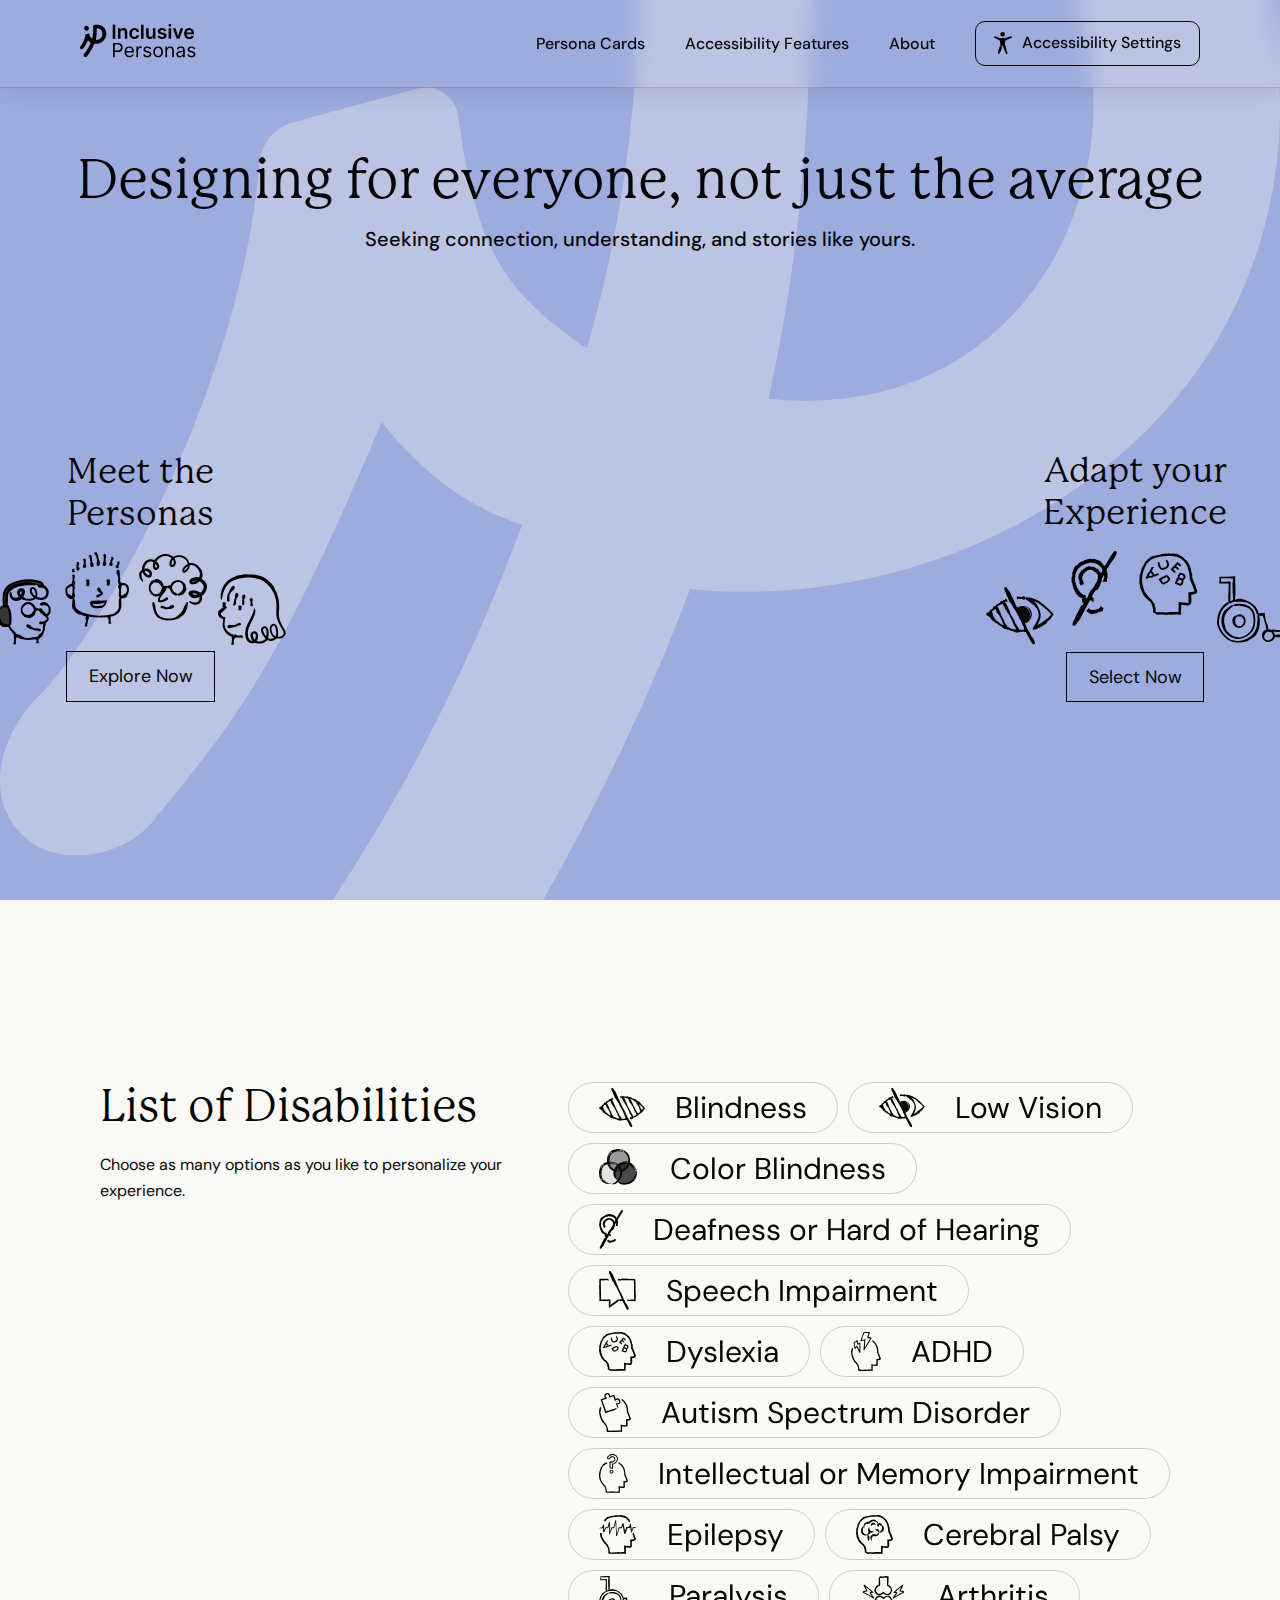
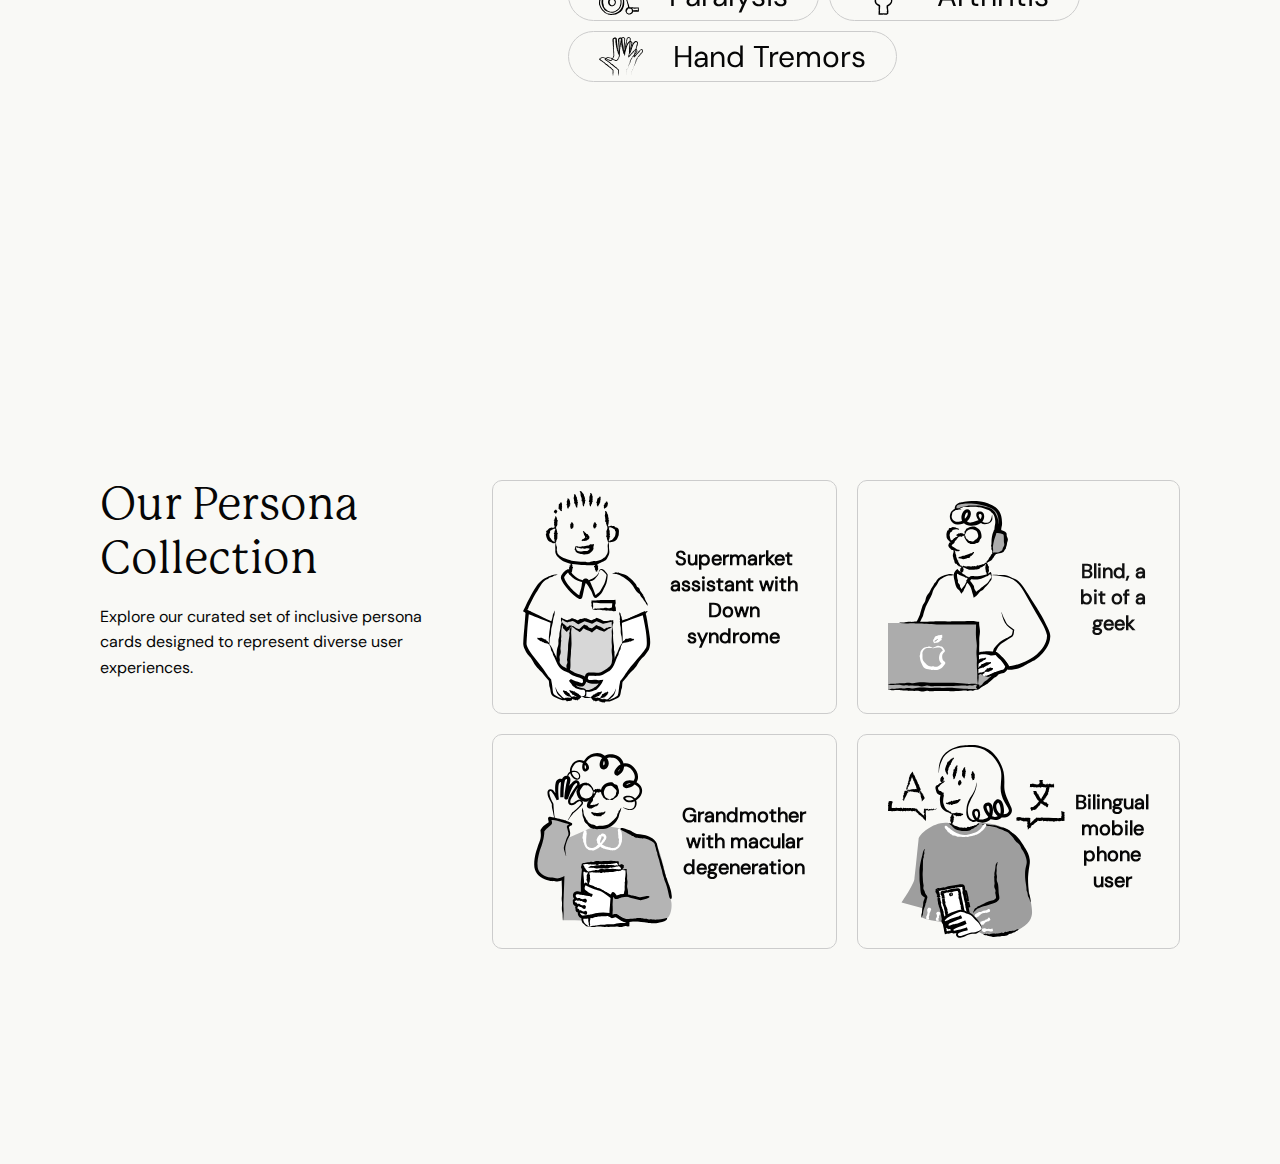
<file: index.html>
<!DOCTYPE html>
<html lang="en">

<head>
  <meta charset="UTF-8" />
  <meta name="viewport" content="width=device-width, initial-scale=1.0" />
  <title>My Organized Homepage</title>
  <link rel="stylesheet" href="fonts.css">
  <link rel="stylesheet" href="style.css" />
</head>

<body>
  <header>
    <a href="index.html#homepage" class="logo">
      <img src="images/logo.svg" alt="My Website Logo" />
    </a>
    <nav>
      <ul>
        <li><a href="#persona-cards">Persona Cards</a></li>
        <li><a href="#options">Accessibility Features</a></li>
        <li><a href="#about">About</a></li>
        <li class="nav-last">
          <a href="#accessibility-settings">
            <img src="images/accessibility.svg" alt="" aria-hidden="true" />
            Accessibility Settings
          </a>
        </li>
      </ul>
    </nav>
  </header>

  <div id="accessibility-popup" class="accessibility-dropdown">
    <div class="dropdown-content">

      <div class="setting-group">
        <label for="text-size-control"><strong>Text Size</strong></label>
        <div class="text-size-controls">
          <button id="decrease-text" aria-label="Decrease text size">-</button>
          <span id="current-size">100%</span>
          <button id="increase-text" aria-label="Increase text size">+</button>
        </div>
        <div class="setting-group">
          <label><strong>High Contrast Mode</strong></label>
          <button id="toggle-contrast" aria-pressed="false">Enable</button>
        </div>
      </div>
    </div>
  </div>

  <main>
    <section class="area area1" id="homepage">
      <div class="image-container">
        <img src="images/ip.svg" alt="" aria-hidden="true" />
      </div>

      <div class="text-container">
        <div class="text-block">
          <h1>Designing for everyone, not just the average</h1>
          <p class="subTitle">Seeking connection, understanding, and stories like yours.</p>
        </div>

        <div class="info-wrapper">
          <div class="info-block">
            <h3>Meet the Personas</h3>
            <img src="images/personas.svg" alt="Illustration of multiple user personas" />
            <a href="#persona-cards"><span class="buttonAbout">Explore Now</span></a>
          </div>

          <div class="info-block">
            <h3>Adapt your Experience</h3>
            <img src="images/abilities.svg" alt="Illustration of possible selected abilities" />
            <a href="#options"><span class="buttonAbout">Select Now</span></a>
          </div>
        </div>
      </div>
    </section>

    <section class="area area3" id="options">
      <div class="content-wrapper">
        <div class="text-block2">
          <h2>List of Disabilities</h2>
          <p>Choose as many options as you like to personalize your experience.</p>
        </div>

        <div class="grid-container area3-grid">
          <div class="grid-item" tabindex="0">
            <img src="images/blindness.svg" alt="" aria-hidden="true" />Blindness
          </div>
          <div class="grid-item"tabindex="0">
            <img src="images/vision.svg" alt="" aria-hidden="true" />Low Vision
          </div>
          <div class="grid-item"tabindex="0">
            <img src="images/color.svg" alt="" aria-hidden="true" />Color Blindness
          </div>
          <div class="grid-item"tabindex="0">
            <img src="images/deafness.svg" alt="" aria-hidden="true" />Deafness or Hard of Hearing
          </div>
          <div class="grid-item"tabindex="0">
            <img src="images/speech.svg" alt="" aria-hidden="true" />Speech Impairment
          </div>
          <div class="grid-item"tabindex="0">
            <img src="images/dyslexia.svg" alt="" aria-hidden="true" />Dyslexia
          </div>
          <div class="grid-item" tabindex="0">
            <img src="images/adhd.svg" alt="" aria-hidden="true" />ADHD
          </div>
          <div class="grid-item" tabindex="0">
            <img src="images/autism.svg" alt="" aria-hidden="true" />Autism Spectrum Disorder
          </div>
          <div class="grid-item" tabindex="0">
            <img src="images/memory.svg" alt="" aria-hidden="true" />Intellectual or Memory Impairment
          </div>
          <div class="grid-item" tabindex="0">
            <img src="images/epilepsy.svg" alt="" aria-hidden="true" />Epilepsy
          </div>
          <div class="grid-item" tabindex="0">
            <img src="images/cerebral.svg" alt="" aria-hidden="true" />Cerebral Palsy
          </div>
          <div class="grid-item" tabindex="0">
            <img src="images/paralysis.svg" alt="" aria-hidden="true" />Paralysis
          </div>
          <div class="grid-item" tabindex="0">
            <img src="images/arthritis.svg" alt="" aria-hidden="true" />Arthritis
          </div>
          <div class="grid-item" tabindex="0">
            <img src="images/hand.svg" alt="" aria-hidden="true" />Hand Tremors
          </div>
        </div>
      </div>
    </section>

    <section class="area area2" id="persona-cards">
      <div class="content-wrapper">
        <div class="text-block2">
          <h2>Our Persona Collection</h2>
          <p>Explore our curated set of inclusive persona cards designed to represent diverse user experiences.</p>
        </div>

        <div class="grid-container">
          <div class="grid-item" tabindex="0">
            <img src="images/persona1.svg" alt="Illustration of a boy, holding a bag and he is a supermarket assistant with Down syndrome" />
            <h4>Supermarket assistant with Down syndrome</h4>
          </div>
          <a href="persona.html" class="grid-item" tabindex="0">
            <img src="images/persona2.svg" alt="Illustration of a blind person usinga computer " />
            <h4>Blind, a bit of a geek</h4>
          </a>
          <div class="grid-item" tabindex="0">
            <img src="images/persona3.svg" alt="Illustration of a grandmother holding a book and with macular degeneration" />
            <h4>Grandmother with macular degeneration</h4>
          </div>
          <div class="grid-item" tabindex="0">
            <img src="images/persona4.svg" alt="Illustration of a bilingual woman using her mobile phone" />
            <h4>Bilingual mobile phone user</h4>
          </div>
        </div>
      </div>
    </section>

  </main>

  <script src="script.js"></script>
</body>

</html>
</file>
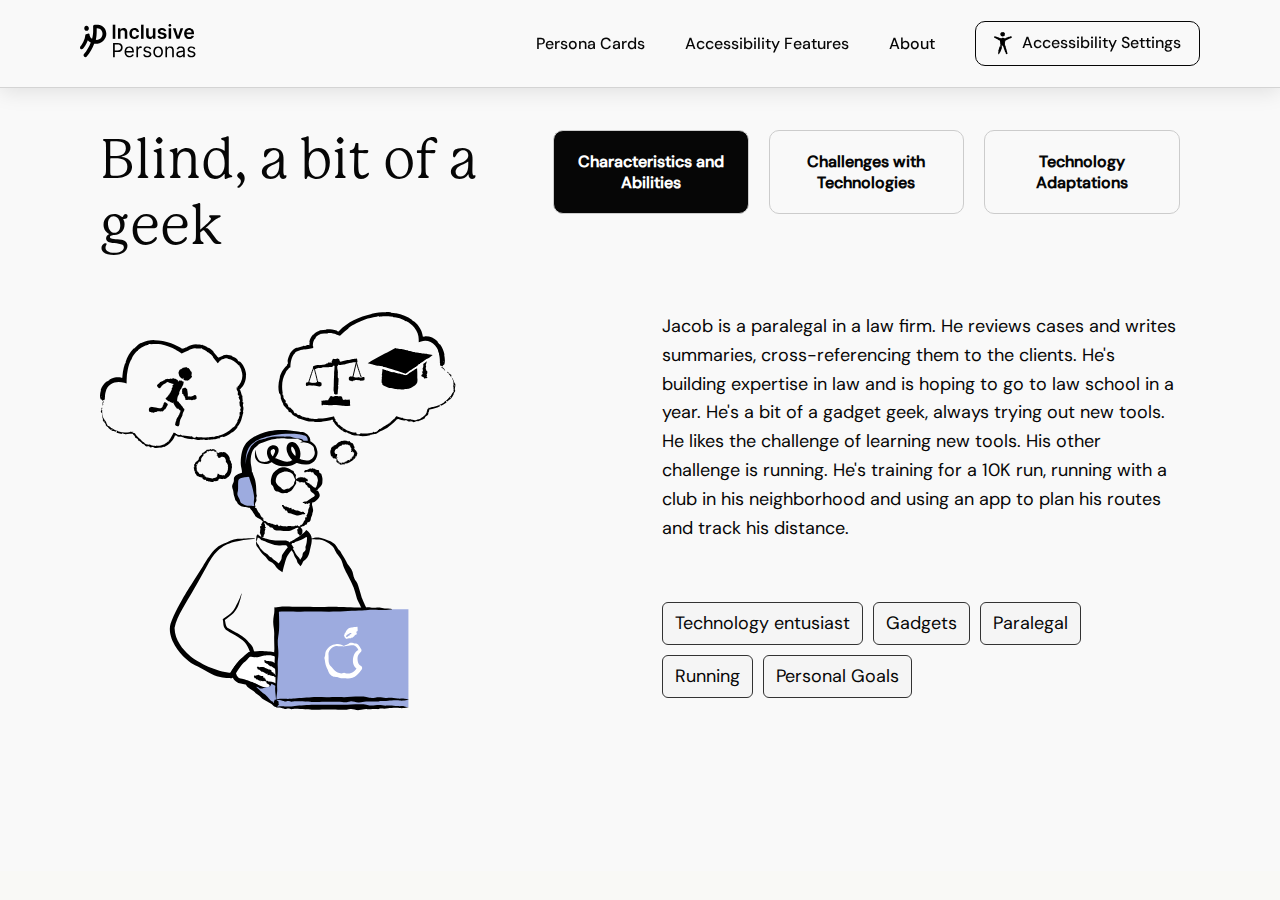
<file: persona.html>
<!DOCTYPE html>
<html lang="en">

<head>
  <meta charset="UTF-8" />
  <meta name="viewport" content="width=device-width, initial-scale=1.0" />
  <title>Persona: Blind, a bit of a geek</title>
  <link rel="stylesheet" href="fonts.css">
  <link rel="stylesheet" href="style.css" />
  <link rel="stylesheet" href="persona.css" />
</head>

<body>
  <header>
    <a href="index.html#homepage" class="logo">
      <img src="images/logo.svg" alt="My Logo" />
    </a>
    <nav>
      <ul>
        <li><a href="index.html#persona-cards">Persona Cards</a></li>
        <li><a href="index.html#options">Accessibility Features</a></li>
        <li><a>About</a></li>
        <li class="nav-last">
          <a href="#accessibility-settings">
            <img src="images/accessibility.svg" alt="" aria-hidden="true" />
            Accessibility Settings
          </a>
        </li>
      </ul>
    </nav>
  </header>

  <div id="accessibility-popup" class="accessibility-dropdown">
    <div class="dropdown-content">

      <div class="setting-group">
        <label for="text-size-control"><strong>Text Size</strong></label>
        <div class="text-size-controls">
          <button id="decrease-text" aria-label="Decrease text size">-</button>
          <span id="current-size">100%</span>
          <button id="increase-text" aria-label="Increase text size">+</button>
        </div>
        <div class="setting-group">
          <label><strong>High Contrast Mode</strong></label>
          <button id="toggle-contrast" aria-pressed="false">Enable</button>
        </div>
      </div>
    </div>
  </div>

  <main>
    <section class="options-section">
      <div class="options-header">
        <h1>Blind, a bit of a geek</h1>
        <div class="options-container">
          <div class="option active" data-target="option1" tabindex="0">
            <h3>Characteristics and Abilities</h3>
          </div>
          <div class="option" data-target="option2" tabindex="0">
            <h3>Challenges with Technologies</h3>
          </div>
          <div class="option" data-target="option3"tabindex="0">
            <h3>Technology Adaptations</h3>
          </div>
        </div>
      </div>

      <div id="option1" class="image-text-container" style="display:flex;">
        <img src="images/geek.svg" alt="Boy that is blind, he is wearing headphones, using his computer and thinking about his future achievements">
        <div class="text-content">
          <p>Jacob is a paralegal in a law firm. He reviews cases and writes summaries, cross-referencing them to the
            clients. He's building expertise in law and is hoping to go to law school in a year.
            He's a bit of a gadget geek, always trying out new tools. He likes the challenge of learning new tools. His
            other challenge is running. He's training for a 10K run, running with a club in his neighborhood and using
            an
            app to plan his routes and track his distance.
          </p>
          <div class="tags">
            <p>Technology entusiast</p>
            <p>Gadgets</p>
            <p>Paralegal</p>
            <p>Running</p>
            <p>Personal Goals</p>
          </div>
        </div>
      </div>
      <div id="option2" class="image-text-container">
        <img src="images/geek2.svg" alt="Computer and mobile phone, exemples of technologies presenting errors">
        <div class="text-content">
          <p>
            As far as Jacob is concerned, it's the technology that's handicapped, not him. When everything is in place,
            he
            can work just as fast and just as effectively as anyone in his office.
          </p>
          <div class="tags">
            <p>Technology</p>
            <p>Productivity</p>
            <p>Efficiency tools</p>
          </div>
        </div>
      </div>
      <div id="option3" class="image-text-container">
        <img src="images/geek3.svg" alt="Two boys and a girl, including the blind boy from the persona card, buying a train ticket in a mobile app">
        <div class="text-content">
          <p>
            The last few years have been a lot of fun with all the new apps, and VoiceOver on his Mac and phone lets him
            use most of them pretty well.
            He's just started to use the iPhone app, Passbook, and uses it to get train tickets and other travel. The
            regional rail system has an app, so he can just pull up the barcode and scan it at the ticket office. No
            fumbling for the right printed card - total independence. Same phone as everyone. Same app as everyone, and
            it
            all just works.
          </p>
          <div class="tags">
            <p>Accessibility</p>
            <p>Assistive technology</p>
            <p>Overcoming barriers</p>
            <p>Idependence</p>
            <p>VoiceOver</p>
            <p>Passbook</p>
          </div>
        </div>
      </div>
    </section>

  </main>
  <script src="script.js"></script>
</body>

</html>
</file>
<file: fonts.css>
@font-face {
  font-family: "Titles";
  src: url("fonts/Mackinac.otf") format("opentype");
  font-weight: 800;
  font-style: normal;
}

@font-face {
  font-family: "Text";
  src: url("fonts/DMSans.ttf") format("truetype");
  font-weight: normal;
  font-style: normal;
}

@font-face {
  font-family: "TextMedium";
  src: url("fonts/DMSans_Medium.ttf") format("truetype");
  font-weight: normal;
  font-style: normal;
}

nav a {
  font-family: "TextMedium", sans-serif;
}

h1 {
  font-family: "Titles", sans-serif;
  font-size: 3.44rem;
}

h2 {
  font-family: "Titles", sans-serif;
  font-size: 2.81rem;
}

.subTitle {
  font-family: "TextMedium", sans-serif;
  font-size: 1.25rem;
}

p {
  font-family: "Text", sans-serif;
  font-size: 1rem;
}

.info-block p {
  font-size: 0.9375rem;
}

h3 {
  font-family: "Titles", sans-serif;
  font-size: 2.1875rem;
}

.option h3 {
  font-family: "TextMedium", sans-serif;
  font-size: 1rem;
}
</file>
<file: style.css>
html {
  scroll-behavior: smooth;
  font-size: 16px;
  font-family: "Text", sans-serif;
}

* {
  margin: 0;
  box-sizing: border-box;
}

body {
  background-color: #f9f9f6;
  color: #060606;
  display: flex;
  flex-direction: column;
  min-height: 100vh;
}

header {
  position: fixed;
  top: 0;
  left: 0;
  right: 0;
  color: #060606;
  padding: 1.3125rem 5rem; /* 21px 80px */
  display: flex;
  justify-content: space-between;
  align-items: center;
  z-index: 1000;
  background: transparent;
  backdrop-filter: blur(0.625rem); /* 10px */
  border-bottom: 0.0625rem solid rgba(0, 0, 0, 0.15); /* 1px */
  box-shadow: 0 0.25rem 1.25rem rgba(0, 0, 0, 0.1); /* 4px 20px */
}

main {
  flex: 1;
  margin-top: 0;
  display: flex;
  flex-direction: column;
  gap: 2rem;
}

.area {
  width: 100%;
  border-radius: 0;
  text-align: center;
  height: 100vh;
}

.area1 {
  position: relative;
  overflow: hidden;
  display: flex;
  justify-content: center;
  background: #9dabdf;
  padding-top: 9.375rem; /* 150px */
}

.area1 .image-container {
  position: absolute;
  inset: 0;
  display: flex;
  align-items: center;
  justify-content: center;
  z-index: 0;
}

.area1 .image-container img {
  width: 100%;
  height: 100%;
  object-fit: cover;
  object-position: center;
}

.area1 .text-container {
  position: relative;
  z-index: 1;
  display: flex;
  flex-direction: column;
  align-items: center;
  text-align: center;
  gap: 12.5rem; /* 200px */
  margin: 0 auto;
}

.text-block {
  display: flex;
  flex-direction: column;
  align-items: center;
  gap: 0.625rem; /* 10px */
}

.info-wrapper {
  display: flex;
  justify-content: center;
  align-items: center;
  gap: 43.75rem; /* 700px */
}

.info-block {
  max-width: 28.125rem; /* 450px */
  display: flex;
  flex-direction: column;
  align-items: center;
  gap: 0.9375rem; /* 15px */
}

.info-block a {
  text-decoration: none;
  padding-top: 0.3125rem; /* 5px */
}

.buttonAbout {
  color: #060606;
  padding: 0.78rem 1.34rem;
  font-size: 1.125rem;
  border: 0.0625rem solid black; /* 1px */
  cursor: pointer;
  transition: background 0.3s, color 0.3s;
}

.buttonAbout:hover {
  background: #060606;
  color: #fff;
}

.area2 {
  padding: 6.25rem 6.25rem; /* 100px 100px */
  display: flex;
  align-items: center;
  justify-content: center;
}

.content-wrapper {
  display: flex;
  align-items: flex-start;
  justify-content: space-between;
  gap: 3.75rem; /* 60px */
  width: 100%;
}

.text-block2 {
  flex: 1;
  text-align: left;
}

.text-block2 h2 {
  margin-bottom: 1rem;
}

.text-block2 p {
  line-height: 1.6;
}

.grid-container {
  flex: 1.5;
  display: grid;
  grid-template-columns: repeat(2, 1fr);
  gap: 1.25rem; /* 20px */
}

.grid-item {
  font-size: 1.25rem;
  gap: 0.625rem;
  text-decoration: none;
  filter: grayscale(100%);
  padding: 0.625rem 1.875rem; /* 10px 30px */
  border-radius: 0.625rem; /* 10px */
  border: 0.0625rem solid #ccc; /* 1px */
  display: flex;
  flex-direction: row;
  align-items: center;
  justify-content: center;
  text-align: center;
  transition: border-color 0.3s ease, background-color 0.3s ease, transform 0.3s ease;
}

.grid-item:hover {
  color: black;
  filter: grayscale(0%);
  border-color: black;
  background-color: white;
  transform: scale(1.02);
  cursor: pointer;
  box-shadow: 0 0.25rem 0.5rem rgba(0, 0, 0, 0.2); /* 4px 8px */
}

footer {
  text-align: center;
  padding: 1rem;
  border-top: 0.0625rem solid rgba(0, 0, 0, 0.1);
}

nav ul {
  list-style: none;
  display: flex;
  align-items: center;
  gap: 2.5rem; /* 40px */
}

nav a {
  color: #060606;
  text-decoration: none;
  font-weight: 500;
  transition: font-weight 0.3s ease;
}

nav a:hover {
  font-weight: 800;
}

nav ul li a {
  text-decoration: none;
  font-weight: 400;
  color: inherit;
  position: relative;
  transition: all 0.2s ease;
  display: flex;
  flex-direction: row;
  gap: 0.625rem; /* 10px */
}

.nav-last {
  padding: 0.625rem 1.125rem; /* 10px 18px */
  border: 0.0625rem solid #060606;
  border-radius: 0.625rem; /* 10px */
  transition: border-color 0.3s ease, background-color 0.3s ease, transform 0.3s ease;
}

.nav-last:hover {
  background-color: #ffffff;
  border-color: #060606;
  transform: scale(1.02);
  box-shadow: 0 0.125rem 0.375rem rgba(0, 0, 0, 0.2); /* 2px 6px */
}

.nav-last:active {
  font-weight: 400;
}

.nav-last a.active::after {
  content: none !important;
}

.nav-last a:hover {
  font-weight: 400;
}

nav ul li a.active::after {
  content: "";
  position: absolute;
  bottom: -0.3125rem; /* 5px */
  left: 0;
  width: 100%;
  height: 0.1875rem; /* 3px */
  background-color: currentColor;
}

.area3 {
  padding: 6.25rem 6.25rem; /* 100px */
  display: flex;
  align-items: center;
  justify-content: center;
}

.area3 .content-wrapper {
  display: flex;
  align-items: flex-start;
  justify-content: space-between;
  gap: 3.75rem; /* 60px */
  width: 100%;
}

.area3-grid {
  display: flex;
  flex-wrap: wrap;
  gap: 0.625rem; /* 10px */
}

.area3-grid .grid-item {
  display: inline-flex;
  align-items: center;
  justify-content: center;
  padding: 0.3125rem 1.875rem; /* 5px 30px */
  border: 0.0625rem solid #ccc;
  border-radius: 2.5rem; /* 40px */
  font-size: 1.875rem;
  gap: 1.875rem; /* 30px */
  text-align: center;
  white-space: nowrap;
  height: auto;
  transition: border-color 0.3s ease, background-color 0.3s ease, transform 0.3s ease;
}

.area3-grid .grid-item img {
  height: 1.3em;
  width: auto;
}

.area3-grid .grid-item:hover {
  background-color: #ffffff;
  border-color: #060606;
  box-shadow: 0 0.125rem 0.375rem rgba(0, 0, 0, 0.2);
}

.area3-grid .grid-item.active {
  background-color: #060606;
  border-color: #060606;
  color: white;
  filter: none;
}

.area3-grid .grid-item.active:hover {
  background-color: #060606;
  border-color: #060606;
}

.area3-grid .grid-item.active img {
  filter: invert(100%);
  transition: filter 0.3s ease;
}

.area3-grid .grid-item img {
  transition: filter 0.3s ease;
}

.accessibility-dropdown {
  font-family: "Text", sans-serif;
  position: fixed;
  top: 6.25rem; /* 100px */
  right: 5rem; /* 80px */
  background: #fff;
  border: 0.0625rem solid #ccc;
  border-radius: 0.75rem; /* 12px */
  box-shadow: 0 0.25rem 1.25rem rgba(0, 0, 0, 0.1);
  padding: 0.625rem 1.25rem; /* 10px 20px */
  display: none;
  z-index: 9999;
}

.accessibility-dropdown.active {
  display: block;
}

.dropdown-content h3 {
  margin-top: 0;
  font-size: 1.1rem;
  margin-bottom: 0.75rem; /* 12px */
}

.setting-group {
  text-align: center;
}

.text-size-controls {
  display: flex;
  justify-content: center;
  align-items: center;
  gap: 1rem;
}

.text-size-controls button {
  padding: 0.4rem 0.8rem;
  background: #ffffff;
  color: rgb(0, 0, 0);
  border-color: #060606;
  border-radius: 0.5rem;
  font-size: 1rem;
  cursor: pointer;
  transition: background 0.3s ease;
}

.text-size-controls button:hover {
  background: #b1b1b1;
}

#current-size {
  font-weight: bold;
}

/* High contrast mode */
body.high-contrast {
  background-color: #000 !important;
  color: #fff !important;
}

body.high-contrast a,
body.high-contrast .buttonAbout,
body.high-contrast .grid-item {
  color: #fff !important;
  background-color: #000 !important;
  border-color: #fff !important;
}

body.high-contrast img {
  filter: brightness(0) invert(1);
}

body.high-contrast,
body.high-contrast header,
body.high-contrast footer,
body.high-contrast main,
body.high-contrast .area1,
body.high-contrast .area2,
body.high-contrast .area3,
body.high-contrast .accessibility-dropdown,
body.high-contrast .dropdown-content {
  background-color: #000 !important;
  color: #fff !important;
}

body.high-contrast a,
body.high-contrast .buttonAbout,
body.high-contrast .grid-item,
body.high-contrast .text-size-controls button,
body.high-contrast #toggle-contrast {
  color: #fff !important;
  background-color: #000 !important;
  border-color: #fff !important;
}

body.high-contrast img {
  filter: brightness(0) invert(1);
}

body.high-contrast .grid-item,
body.high-contrast .accessibility-dropdown p,
body.high-contrast .accessibility-dropdown h3 {
  color: #fff !important;
}

body.high-contrast .area3-grid .grid-item.active,
body.high-contrast .nav-last:hover a,
body.high-contrast .info-block a:hover span {
  background-color: #fff !important;
  color: #000 !important;
  border-color: #fff !important;
}

body.high-contrast .area3-grid .grid-item.active img,
body.high-contrast .nav-last:hover a img {
  filter: brightness(0) invert(0) !important;
}
</file>
<file: persona.css>
.options-section {
  padding: 8.125rem 6.25rem;
  background-color: #f9f9f9;
}

.options-header {
  display: flex;
  align-items: flex-start;
  gap: 2.5rem;
  margin-bottom: 3.125rem;
}

.options-container {
  display: flex;
  gap: 1.25rem;
  flex-wrap: wrap;
}

.option {
  flex: 1;
  padding: 1.25rem;
  text-align: center;
  border-radius: 0.625rem;
  border: 0.0625rem solid #ccc;
  cursor: pointer;
  transition: border-color 0.3s ease, background-color 0.3s ease, transform 0.3s ease;
  font-size: 1rem;
}

.option:hover {
  background-color: #ffffff;
  border-color: #060606;
  transform: scale(1.02);
  box-shadow: 0 0.25rem 0.5rem rgba(0, 0, 0, 0.2);
}

.option.active {
  background-color: #060606;
  color: #fff;
}

.image-text-container img {
  max-width: 50%;
  border-radius: 0.75rem;
}

.image-text-container p {
  font-size: 1.125rem;
  line-height: 1.6;
}

.image-text-container {
  display: flex;
  align-items: flex-start;
  gap: 12.875rem;
  margin-bottom: 1.875rem;
}

body.high-contrast .options-section,
body.high-contrast .options-header,
body.high-contrast .options-container,
body.high-contrast .option,
body.high-contrast .image-text-container,
body.high-contrast .image-text-container p {
  background-color: #000 !important;
  color: #fff !important;
  border-color: #fff !important;
}

body.high-contrast .option.active {
  background-color: #fff !important;
  color: #000 !important;
}

.tags {
  margin-top: 3.75rem;
  display: flex;
  flex-wrap: wrap;
  gap: 0.625rem;
}

.tags p {
  border: 0.0625rem solid #333;
  padding: 0.375rem 0.75rem;
  border-radius: 0.375rem;
  background: #f5f5f5;
  margin: 0;
}
</file>
